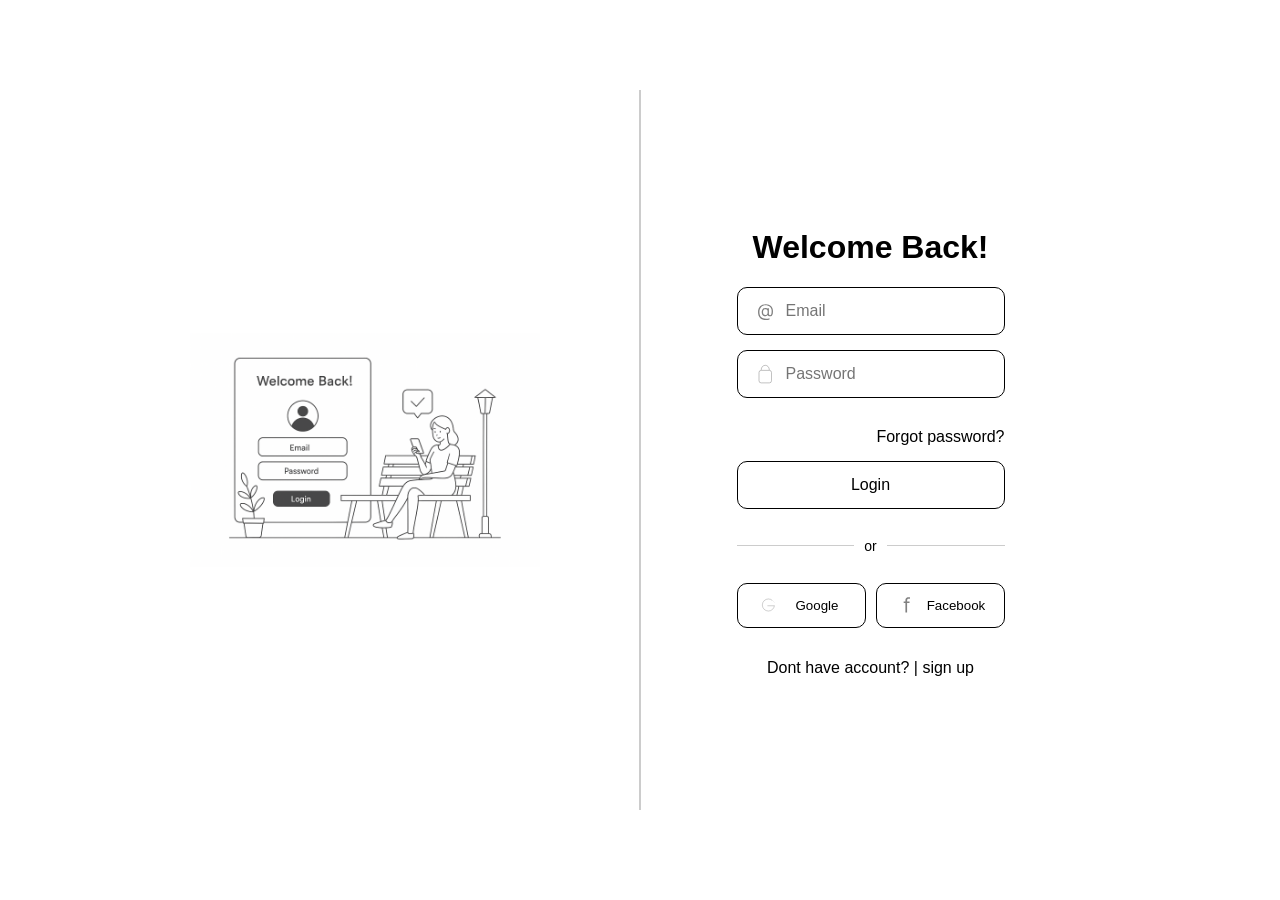
<file: index.html>
<!DOCTYPE html>
<html lang="en">

<head>
    <meta charset="UTF-8">
    <meta name="viewport" content="width=device-width, initial-scale=1.0">
    <title>Login</title>
    <link rel="stylesheet" href="css/style.css">
</head>

<body>
    <div class="login-form">
        <div class="blok-kiri">
            <img src="css/img1.png" alt="ilustration" srcset="">
        </div>
        <div class="pembatas"></div>
        <div class="blok-kanan">
            <h1>Welcome Back!</h1>
            <div class="container">
                <form class="input">
                    <div class="grouped_input">
                        <input type="text" name="email" id="email" placeholder="Email">
                    </div>
                    <div class="grouped_input">
                        <input type="text" name="password" id="password" placeholder="Password">
                    </div>
                    <p id="errorMsg" style="color:red; font-size:14px; margin:0;"></p>
                    <p class="forgot">Forgot password?</p>
                    <button type="button" class="button_1" id="tombol_login">Login</button>
                    <p class="or">or</p>
                    <div class="alternatif">
                        <div class="grouped_input1">
                            <button type="button" class="button" id="google">Google</button>
                        </div>
                        <div class="grouped_input1">
                            <button type="button" class="button" id="facebook">Facebook</button>
                        </div>
                    </div>
                    <p class="sign_up">Dont have account? | sign up</p>
                </form>
            </div>
        </div>
    </div>
    <script src="js/script.js"></script>
</body>

</html>
</file>
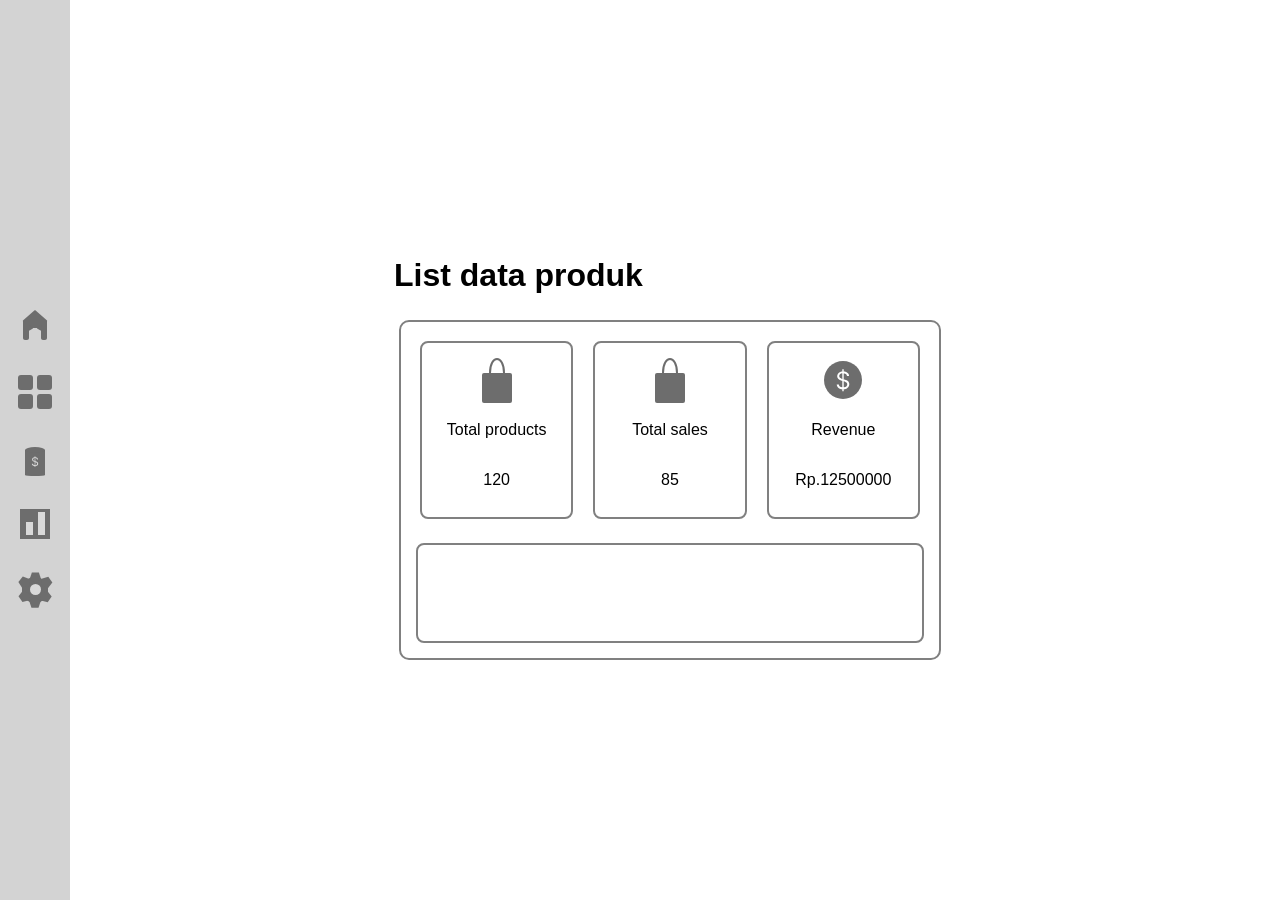
<file: dashboard.html>
<!DOCTYPE html>
<html lang="en">

<head>
    <meta charset="UTF-8">
    <meta name="viewport" content="width=device-width, initial-scale=1.0">
    <title>dashboard</title>
    <link rel="stylesheet" href="css/style.css">
</head>

<body>
    <div class="layout">
        <aside class="sidebar">
            <nav>
                <a href="#"><img src="css/home.svg" alt=""></a>
                <a href="#"><img src="css/widget.svg" alt=""></a>
                <a href="#"><img src="css/revenue.svg" alt=""></a>
                <a href="#"><img src="css/statistic.svg" alt=""></a>
                <a href="#"><img src="css/setting.svg" alt=""></a>
            </nav>
        </aside>
        <main class="list_data">
            <h1>List data produk</h1>
            <div class="dashboard">
                <div class="topbar">
                    <div class="totalproduct">
                        <img src="css/keranjang.svg" alt="" srcset="">
                        <p>Total products</p>
                        <p id="showproduct"></p>
                    </div>
                    <div class="totalsales" id="btnlistproduct">
                        <img src="css/keranjang.svg" alt="" srcset="">
                        <p>Total sales</p>
                        <p id="showsales"></p>
                    </div>
                    <div class="revenue">
                        <img src="css/uang.svg" alt="" srcset="">
                        <p>Revenue</p>
                        <p id="showrevenue"></p>
                    </div>
                </div>
                <div class="belowbar">
                    <p class="produk"></p>
                </div>
            </div>
        </main>
    </div>
    <script src="js/script.js"></script>
</body>

</html>
</file>
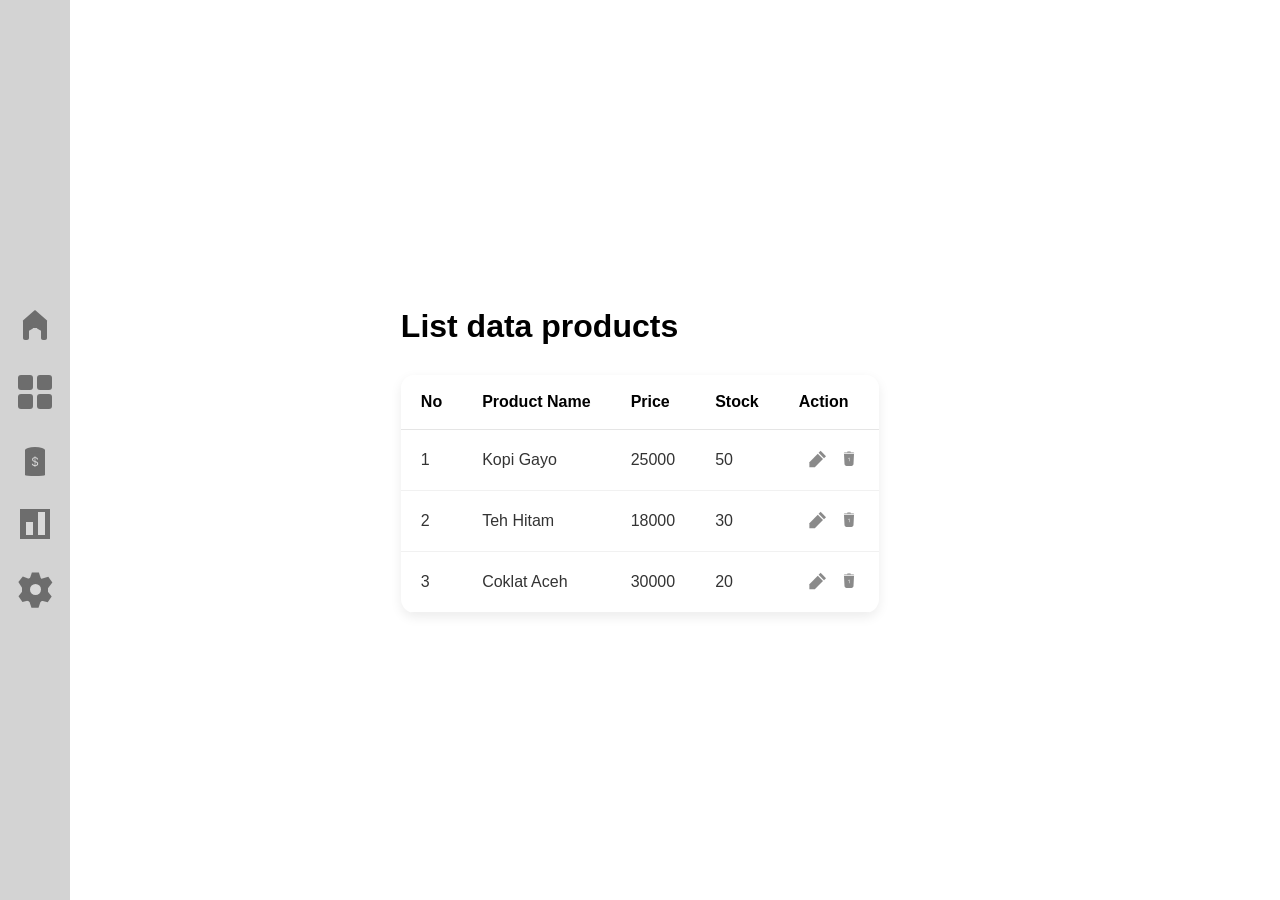
<file: products.html>
<!DOCTYPE html>
<html lang="en">

<head>
    <meta charset="UTF-8">
    <meta name="viewport" content="width=device-width, initial-scale=1.0">
    <title>products</title>
    <link rel="stylesheet" href="css/style.css">
</head>

<body>
    <div class="layout">
        <aside class="sidebar">
            <nav>
                <a href="#"><img src="css/home.svg" alt=""></a>
                <a href="#"><img src="css/widget.svg" alt=""></a>
                <a href="#"><img src="css/revenue.svg" alt=""></a>
                <a href="#"><img src="css/statistic.svg" alt=""></a>
                <a href="#"><img src="css/setting.svg" alt=""></a>
            </nav>
        </aside>
        <main class="listproductdata">
            <div class="productdata">
                <h1>List data products</h1>
                <table class="product-table">
                    <thead>
                        <tr>
                            <th>No</th>
                            <th>Product Name</th>
                            <th>Price</th>
                            <th>Stock</th>
                            <th>Action</th>
                        </tr>
                    </thead>

                <tbody id="productTable"></tbody>
            </div>
        </main>
    </div>
    <script src="js/script.js"></script>
</body>

</html>
</file>
<file: css/style.css>
* {
    box-sizing: border-box;
}

body {
    margin: 0;
    padding: 0;
    display: flex;
    justify-content: center;
    align-items: center;
    height: 100vh;
    background: #ffffff;
    font-family: Arial, sans-serif;
}

.login-form {
    width: 100%;
    max-width: 900px;
    display: flex;
    flex-direction: row;
    justify-content: center;
    align-items: center;
    gap: 10px;
    margin: auto;
}

.blok-kiri {
    display: flex;
    flex: 0.5;
    height: 80vh;
    object-fit: cover;
}

.blok-kiri img {
    height: 100%;
    width: 350px;
    object-fit: contain;
}

.pembatas {
    width: 2px;
    background-color: #ccc;
    align-self: stretch;
}

.blok-kanan {
    display: flex;
    flex: 0.5;
    flex-direction: column;
    justify-content: center;
    align-items: center;
}

.container {
    display: flex;
    flex-direction: column;
    align-items: center;
    width: 100%;
    max-width: 400px;
}

.input {
    display: flex;
    flex-direction: column;
    gap: 15px;
    background-color: white;
}

#email {
    background-image: url("email.svg");
    background-repeat: no-repeat;
    background-position: 15px center;
    background-size: 25px;
}

#password {
    background-image: url("password.svg");
    background-repeat: no-repeat;
    background-position: 15px center;
    background-size: 25px;
}


.grouped_input input {
    display: flex;
    flex-direction: column;
    width: 100%;
    padding: 14px 18px 14px 48px;
    border: 1px solid black;
    border-radius: 10px;
    font-size: 16px;
}

.input .forgot {
    display: block;
    width: 100%;
    margin: 0;
    padding: 0;
    text-align: right;
}

.button_1 {
    padding: 14px 18px 14px 18px;
    width: 100%;
    border: 1px solid black;
    background-color: white;
    border-radius: 10px;
    font-size: 16px;
}

.alternatif {
    display: flex;
    justify-content: space-between;
    flex-direction: row;
    gap: 10px;
}

.alternatif>.grouped_input1 {
    flex: 1;
}

.grouped_input1 button {
    display: flex;
    flex: 1;
    flex-direction: row;
    justify-content: center;
    gap: 10px;
    background-color: white;
    border: 1px solid black;
    padding: 14px 18px;
    width: 100%;
    border-radius: 10px;
}

.input .or {
    display: flex;
    justify-items: center;
    align-items: center;
    text-align: center;
    width: 100%;
    gap: 10px;
    color: rgb(0, 0, 0);
    font-size: 14px;
    padding: 0;
}

#google {
    background-image: url("google.svg");
    background-repeat: no-repeat;
    background-position: 20px center;
    background-size: 20px;
    padding-left: 50px;
}

#facebook {
    background-image: url("facebook.svg");
    background-repeat: no-repeat;
    background-position: 20px center;
    background-size: 20px;
    padding-left: 50px;
}

.or::before,
.or::after {
    content: "";
    flex: 1;
    justify-items: center;
    height: 1px;
    background-color: #ccc;
}

.input .sign_up {
    width: 100%;
    text-align: center;
}

.layout {
    display: flex;
}

.sidebar {
    display: flex;
    justify-content: center;
    align-items: center;
    background-color: lightgrey;
    width: 70px;
    height: 100vh;
    position: fixed;
    left: 0;
    top: 0;
}

.sidebar nav {
    display: flex;
    flex-direction: column;
    gap: 20px;
    margin-top: 20px;
}

.list_data {
    display: flex;
    flex-direction: column;
    width: 100%;
    margin-left: 50px;
}

.dashboard {
    display: flex;
    flex-direction: column;
    border: 2px solid rgb(128, 128, 128);
    border-radius: 10px;
    width: 100%;
    min-height: 300px;
    margin: 5px;
    padding: 5px;
}

.dashboard .topbar {
    display: flex;
    flex-direction: row;
    gap: 20px;
    margin: 10px;
    padding: 4px;
}

.totalproduct, .totalsales, .revenue {
    display: flex;
    flex: 1;
    flex-direction: column;
    border: 2px solid rgb(128, 128, 128);
    border-radius: 8px;
    width: 150px;
    padding: 12px;
    align-items: center;
}

.totalproduct img, .totalsales img, .revenue img {
    height: 50px;
    width: 50px;
}

.belowbar {
    display: flex;
    border: 2px solid rgb(128, 128, 128);
    margin: 10px;
    height: 100px;
    border-radius: 8px;
}

.productdata {
    display: flex;
    flex-direction: column;
}

#listproduct {
    display: flex;
    border: 2px solid rgb(128, 128, 128);
}

main .listproductdata {
    flex: 1;
    padding: 40px 60px;
}

.productdata h1 {
    font-size: 32px;
    font-weight: 700;
    margin-bottom: 30px;
}

.product-table {
    width: 100%;
    border-collapse: collapse;
    background: #ffffff;
    border-radius: 14px;
    padding: 20px;
    box-shadow: 0 4px 12px rgba(0,0,0,0.08);
    overflow: hidden;
}

.product-table thead {
    background: #ffffff;
}

.product-table thead th {
    text-align: left;
    font-size: 16px;
    font-weight: 600;
    padding: 18px 20px;
    border-bottom: 1px solid #e5e5e5;
}

.product-table tbody tr td {
    padding: 18px 20px;
    font-size: 16px;
    color: #333;
    border-bottom: 1px solid #f1f1f1;
}

.action-btn {
    width: 20px;
    cursor: pointer;
    margin-left: 8px;
    opacity: 0.8;
    transition: 0.2s ease;
}

.totalproduct:hover, .totalsales:hover, .revenue:hover, .button_1:hover, .grouped_input1:hover {
    transform: translateY(-5px);
    box-shadow: 0 10px 24px rgba(0,0,0,0.12);
}

.sidebar nav a:hover, .action-btn:hover  {
    transform: translateY(-5px);
}
</file>
